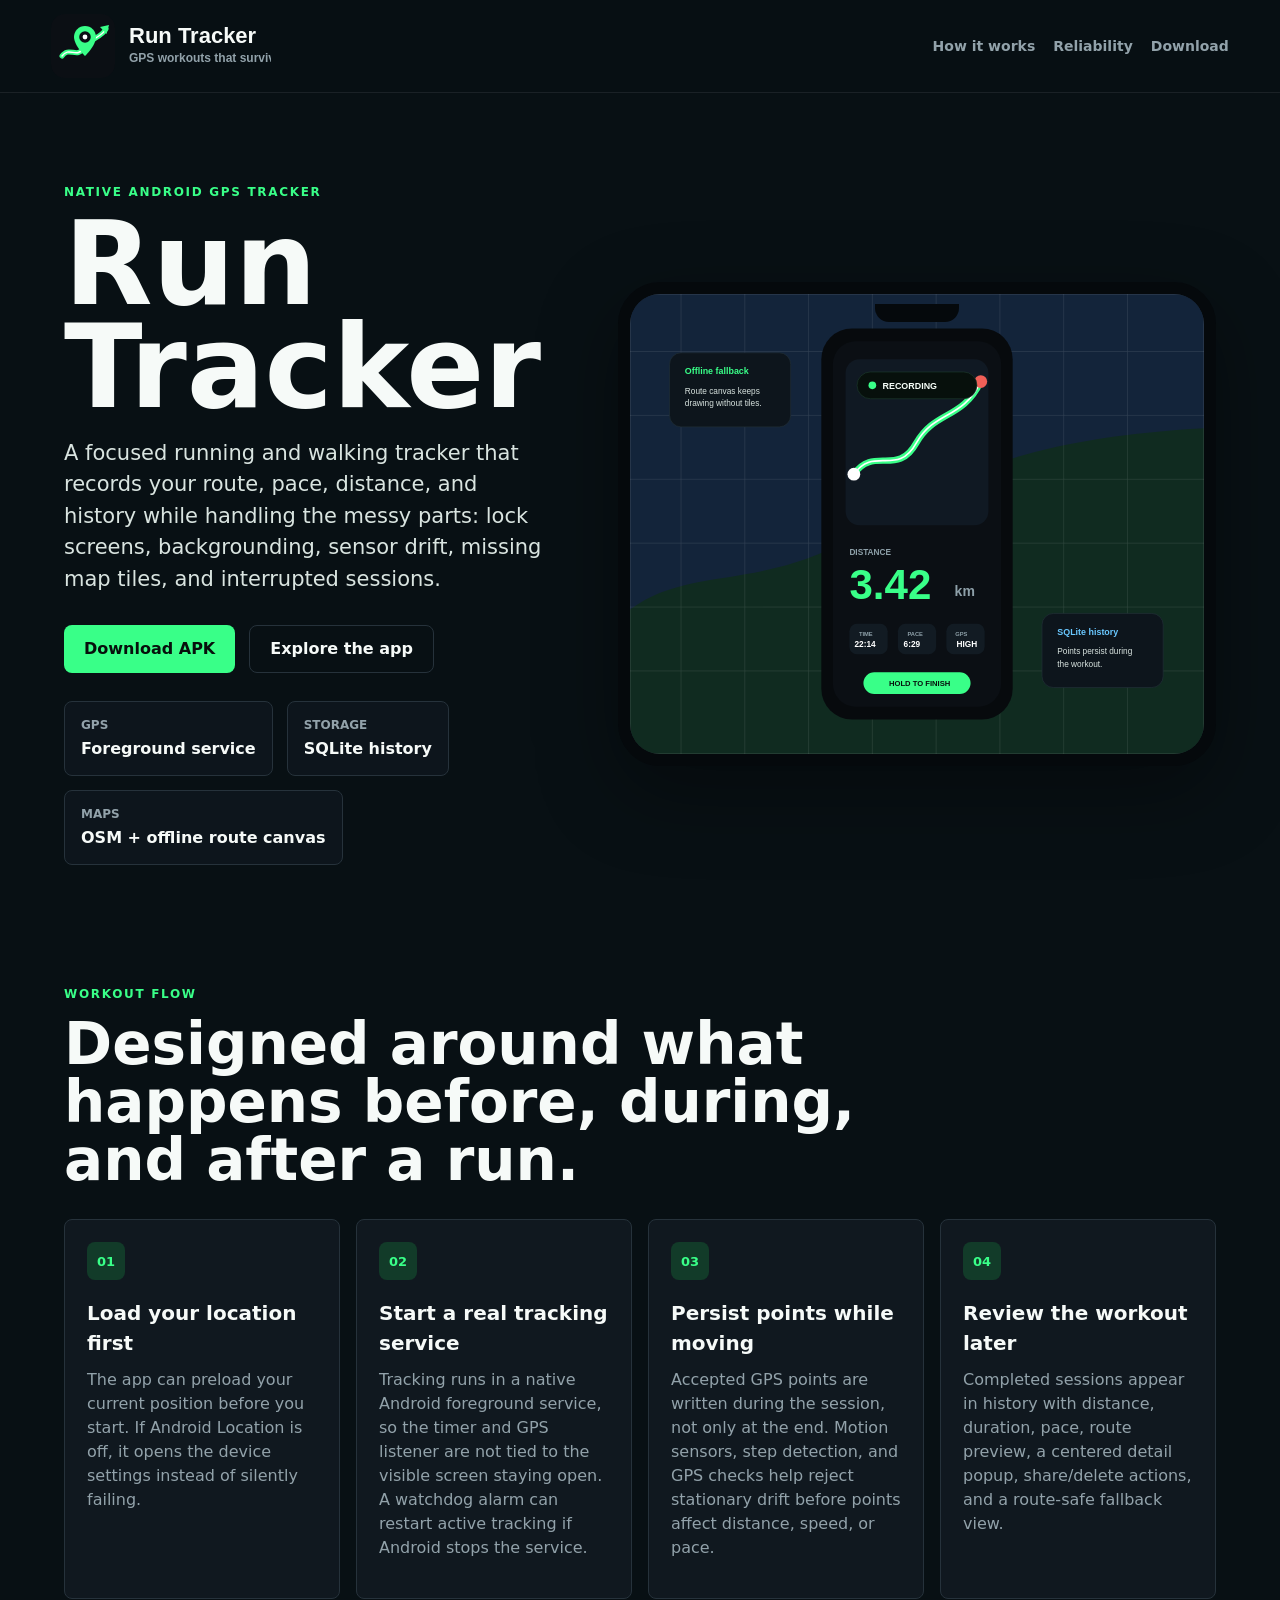
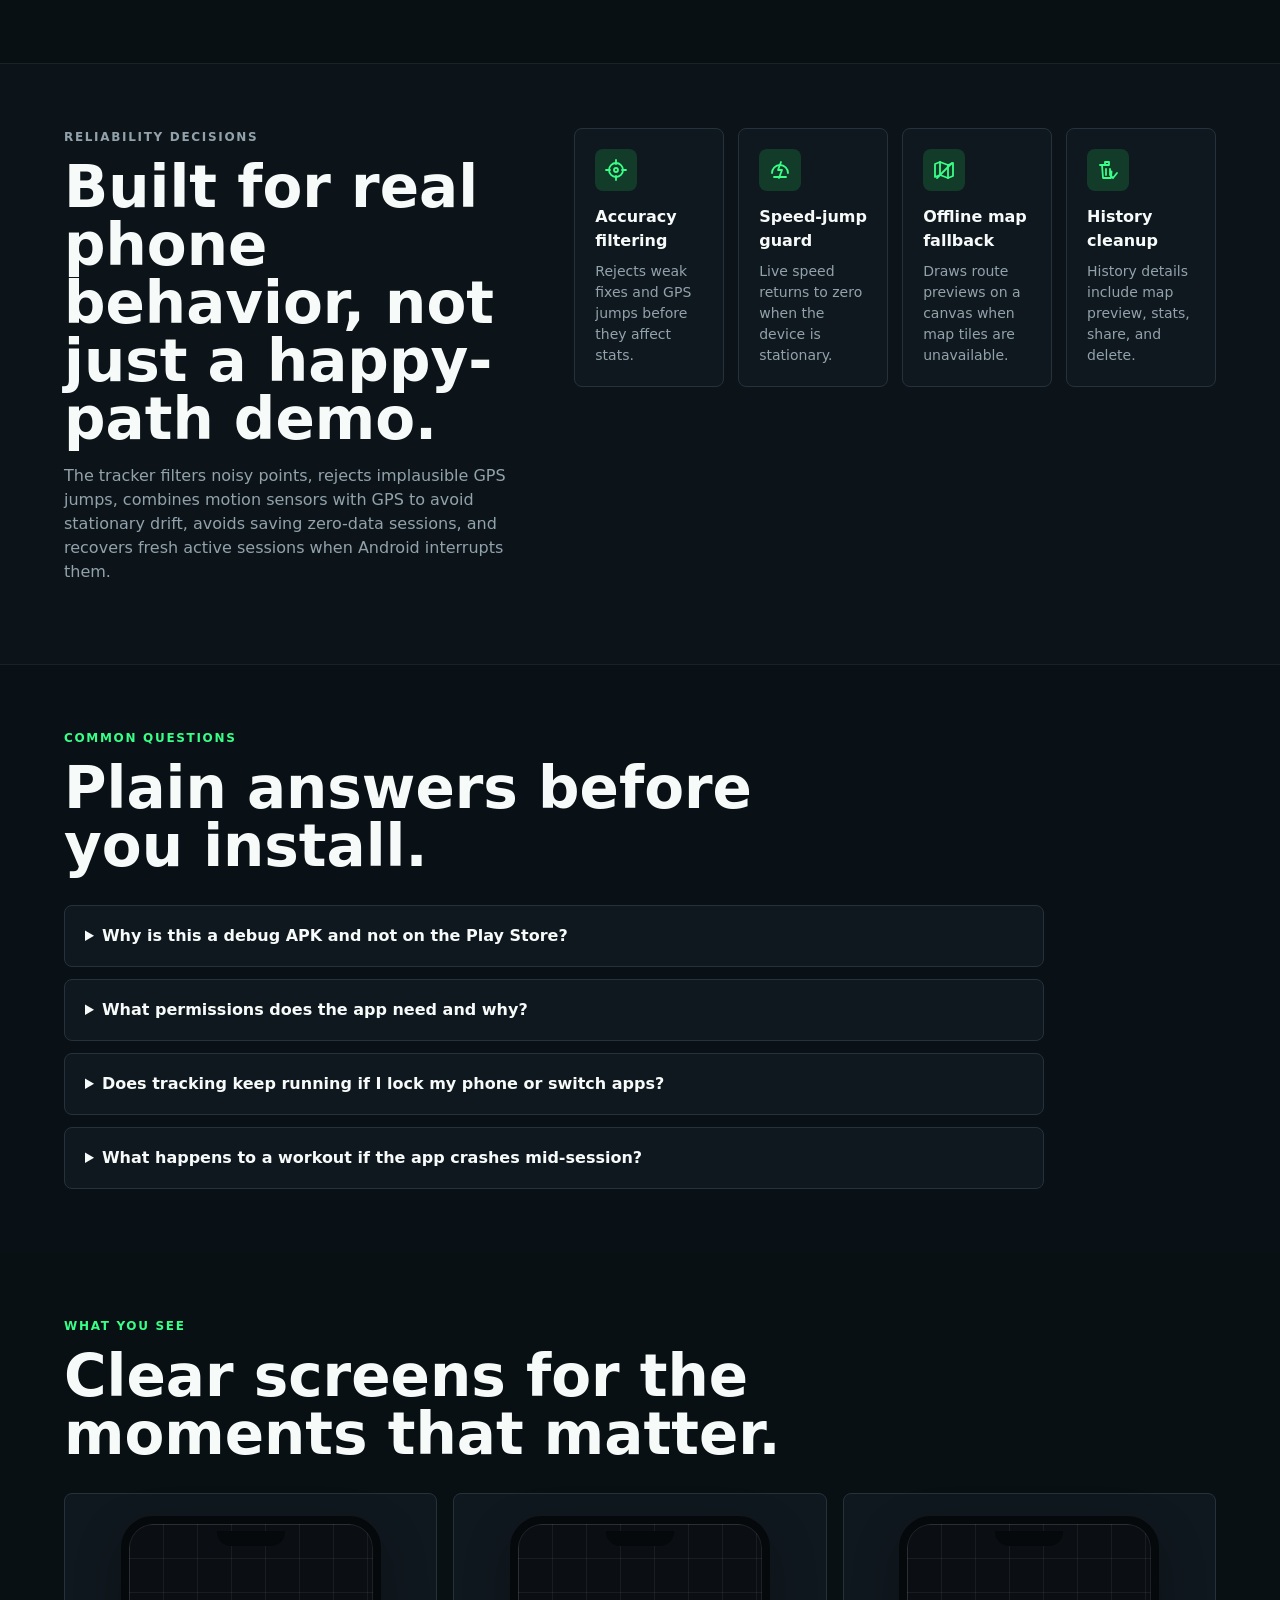
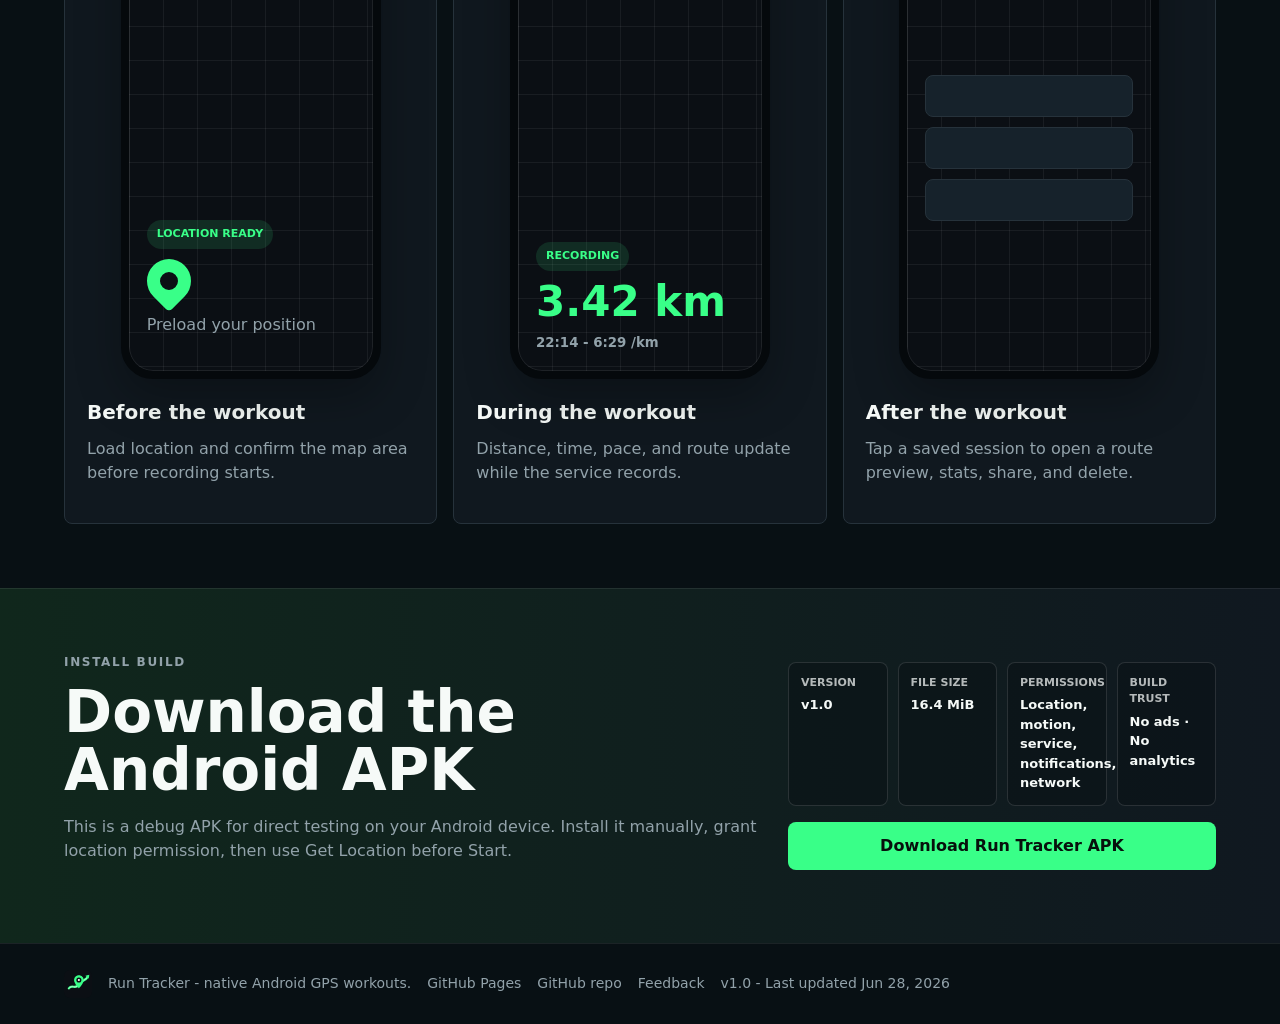
<file: index.html>
<!doctype html>
<html lang="en">
  <head>
    <meta charset="utf-8" />
    <meta name="viewport" content="width=device-width, initial-scale=1" />
    <meta
      name="description"
      content="Run Tracker is a native Android GPS running and walking tracker with foreground service recording, offline route fallback, SQLite history, and real-world interruption handling."
    />
    <title>Run Tracker - GPS Running & Walking Tracker</title>
    <link rel="icon" href="assets/favicon.svg" type="image/svg+xml" />
    <link rel="stylesheet" href="styles.css" />
  </head>
  <body>
    <header class="site-header">
      <a class="brand" href="#top" aria-label="Run Tracker home">
        <img src="assets/logo.svg" alt="Run Tracker" />
      </a>
      <nav aria-label="Main navigation">
        <a href="#how-it-works">How it works</a>
        <a href="#reliability">Reliability</a>
        <a href="#download">Download</a>
      </nav>
    </header>

    <main id="top">
      <section class="hero">
        <div class="hero-copy">
          <p class="eyebrow">Native Android GPS tracker</p>
          <h1>Run Tracker</h1>
          <p class="lede">
            A focused running and walking tracker that records your route, pace,
            distance, and history while handling the messy parts: lock screens,
            backgrounding, sensor drift, missing map tiles, and interrupted sessions.
          </p>
          <div class="hero-actions">
            <a class="button primary" href="download/run-tracker-debug.apk" download>
              Download APK
            </a>
            <a class="button secondary" href="#how-it-works">Explore the app</a>
          </div>
          <dl class="quick-stats" aria-label="App highlights">
            <div>
              <dt>GPS</dt>
              <dd>Foreground service</dd>
            </div>
            <div>
              <dt>Storage</dt>
              <dd>SQLite history</dd>
            </div>
            <div>
              <dt>Maps</dt>
              <dd>OSM + offline route canvas</dd>
            </div>
          </dl>
        </div>
        <div class="hero-visual" aria-label="Run Tracker app preview">
          <div class="phone-frame hero-phone">
            <div class="phone-notch" aria-hidden="true"></div>
            <img src="assets/app-preview.svg" alt="Run Tracker active session preview" />
          </div>
        </div>
      </section>

      <section id="how-it-works" class="section">
        <div class="section-heading">
          <p class="eyebrow">Workout flow</p>
          <h2>Designed around what happens before, during, and after a run.</h2>
        </div>
        <div class="feature-grid">
          <article class="feature-card">
            <span class="icon">01</span>
            <h3>Load your location first</h3>
            <p>
              The app can preload your current position before you start. If Android
              Location is off, it opens the device settings instead of silently failing.
            </p>
          </article>
          <article class="feature-card">
            <span class="icon">02</span>
            <h3>Start a real tracking service</h3>
            <p>
              Tracking runs in a native Android foreground service, so the timer and
              GPS listener are not tied to the visible screen staying open. A watchdog
              alarm can restart active tracking if Android stops the service.
            </p>
          </article>
          <article class="feature-card">
            <span class="icon">03</span>
            <h3>Persist points while moving</h3>
            <p>
              Accepted GPS points are written during the session, not only at the end.
              Motion sensors, step detection, and GPS checks help reject stationary
              drift before points affect distance, speed, or pace.
            </p>
          </article>
          <article class="feature-card">
            <span class="icon">04</span>
            <h3>Review the workout later</h3>
            <p>
              Completed sessions appear in history with distance, duration, pace,
              route preview, a centered detail popup, share/delete actions, and a
              route-safe fallback view.
            </p>
          </article>
        </div>
      </section>

      <section id="reliability" class="split-section">
        <div>
          <p class="eyebrow">Reliability decisions</p>
          <h2>Built for real phone behavior, not just a happy-path demo.</h2>
          <p>
            The tracker filters noisy points, rejects implausible GPS jumps, combines
            motion sensors with GPS to avoid stationary drift, avoids saving zero-data
            sessions, and recovers fresh active sessions when Android interrupts them.
          </p>
        </div>
        <div class="reliability-grid" aria-label="Reliability features">
          <article class="reliability-card">
            <span class="reliability-icon" aria-hidden="true">
              <svg viewBox="0 0 24 24" role="img">
                <circle cx="12" cy="12" r="7"></circle>
                <circle cx="12" cy="12" r="2"></circle>
                <path d="M12 2v4M12 18v4M2 12h4M18 12h4"></path>
              </svg>
            </span>
            <strong>Accuracy filtering</strong>
            <span>Rejects weak fixes and GPS jumps before they affect stats.</span>
          </article>
          <article class="reliability-card">
            <span class="reliability-icon" aria-hidden="true">
              <svg viewBox="0 0 24 24" role="img">
                <path d="M4 15a8 8 0 0 1 16 0"></path>
                <path d="M6 19h12"></path>
                <path d="M13 4l-3 8h4l-3 8"></path>
              </svg>
            </span>
            <strong>Speed-jump guard</strong>
            <span>Live speed returns to zero when the device is stationary.</span>
          </article>
          <article class="reliability-card">
            <span class="reliability-icon" aria-hidden="true">
              <svg viewBox="0 0 24 24" role="img">
                <path d="M3 6l5-2 8 3 5-2v13l-5 2-8-3-5 2z"></path>
                <path d="M8 4v13M16 7v13"></path>
                <path d="M5 20L20 5"></path>
              </svg>
            </span>
            <strong>Offline map fallback</strong>
            <span>Draws route previews on a canvas when map tiles are unavailable.</span>
          </article>
          <article class="reliability-card">
            <span class="reliability-icon" aria-hidden="true">
              <svg viewBox="0 0 24 24" role="img">
                <path d="M4 7h9M10 11v6M14 11v6M6 7l1 13h8l.5-6.5M9 7V4h4v3"></path>
                <path d="M15 18l2 2 4-5"></path>
              </svg>
            </span>
            <strong>History cleanup</strong>
            <span>History details include map preview, stats, share, and delete.</span>
          </article>
        </div>
      </section>

      <section id="faq" class="section faq-section">
        <div class="section-heading">
          <p class="eyebrow">Common questions</p>
          <h2>Plain answers before you install.</h2>
        </div>
        <div class="faq-list">
          <details>
            <summary>Why is this a debug APK and not on the Play Store?</summary>
            <p>
              This build is meant for direct testing before a store release. It keeps
              distribution simple while the tracking behavior, route storage, and
              interruption handling are still being validated.
            </p>
          </details>
          <details>
            <summary>What permissions does the app need and why?</summary>
            <p>
              The manifest requests location permissions for GPS tracking, foreground
              service and notification permissions so tracking can keep running visibly,
              activity recognition for motion/step detection, wake lock support for
              active sessions, and network access for OpenStreetMap tiles. No account
              or map key is used.
            </p>
          </details>
          <details>
            <summary>Does tracking keep running if I lock my phone or switch apps?</summary>
            <p>
              Tracking runs in a native Android foreground service, so it is not tied to
              the screen being open. Android can still apply device-specific battery
              limits, so the app uses wake lock support and a watchdog restart path for
              active workouts.
            </p>
          </details>
          <details>
            <summary>What happens to a workout if the app crashes mid-session?</summary>
            <p>
              Accepted GPS points are persisted while the session is moving, not only
              when you stop. On cleanup, abandoned active rows are marked incomplete
              instead of being treated as a finished workout.
            </p>
          </details>
        </div>
      </section>

      <section class="section">
        <div class="section-heading">
          <p class="eyebrow">What you see</p>
          <h2>Clear screens for the moments that matter.</h2>
        </div>
        <div class="screen-grid">
          <article>
            <div class="phone-frame mini-phone">
              <div class="phone-notch" aria-hidden="true"></div>
              <div class="mini-screen location-screen">
                <span class="pill">Location Ready</span>
                <div class="pin"></div>
                <p>Preload your position</p>
              </div>
            </div>
            <h3>Before the workout</h3>
            <p>Load location and confirm the map area before recording starts.</p>
          </article>
          <article>
            <div class="phone-frame mini-phone">
              <div class="phone-notch" aria-hidden="true"></div>
              <div class="mini-screen active-screen">
                <span class="pill">Recording</span>
                <strong>3.42 km</strong>
                <small>22:14 - 6:29 /km</small>
              </div>
            </div>
            <h3>During the workout</h3>
            <p>Distance, time, pace, and route update while the service records.</p>
          </article>
          <article>
            <div class="phone-frame mini-phone">
              <div class="phone-notch" aria-hidden="true"></div>
              <div class="mini-screen history-screen">
                <span></span>
                <span></span>
                <span></span>
              </div>
            </div>
            <h3>After the workout</h3>
            <p>Tap a saved session to open a route preview, stats, share, and delete.</p>
          </article>
        </div>
      </section>

      <section id="download" class="download-section">
        <div>
          <p class="eyebrow">Install build</p>
          <h2>Download the Android APK</h2>
          <p>
            This is a debug APK for direct testing on your Android device. Install it
            manually, grant location permission, then use Get Location before Start.
          </p>
        </div>
        <div class="download-panel">
          <dl class="build-facts" aria-label="APK build details">
            <div>
              <dt>Version</dt>
              <!-- Update before publishing if app/build.gradle.kts versionName changes. -->
              <dd>v1.0</dd>
            </div>
            <div>
              <dt>File size</dt>
              <!-- Update before publishing if download/run-tracker-debug.apk is rebuilt. -->
              <dd>16.4 MiB</dd>
            </div>
            <div>
              <dt>Permissions</dt>
              <!-- Confirm against app/src/main/AndroidManifest.xml before publishing. -->
              <dd>Location, motion, service, notifications, network</dd>
            </div>
            <div>
              <dt>Build trust</dt>
              <dd>No ads · No analytics</dd>
            </div>
          </dl>
          <a class="button primary download-button" href="download/run-tracker-debug.apk" download>
            Download Run Tracker APK
          </a>
        </div>
      </section>
    </main>

    <footer>
      <img src="assets/favicon.svg" alt="" />
      <span>Run Tracker - native Android GPS workouts.</span>
      <a href="https://thisisme1289-ux.github.io/run-tracker/">GitHub Pages</a>
      <!-- Replace with a public repository URL if/when the source repo is published. -->
      <a href="https://github.com/thisisme1289-ux/run-tracker">GitHub repo</a>
      <!-- Replace this placeholder with the preferred support email or issue tracker. -->
      <a href="mailto:feedback@example.com">Feedback</a>
      <!-- Update version/date before publishing a new APK. -->
      <span>v1.0 - Last updated Jun 28, 2026</span>
    </footer>
  </body>
</html>
</file>
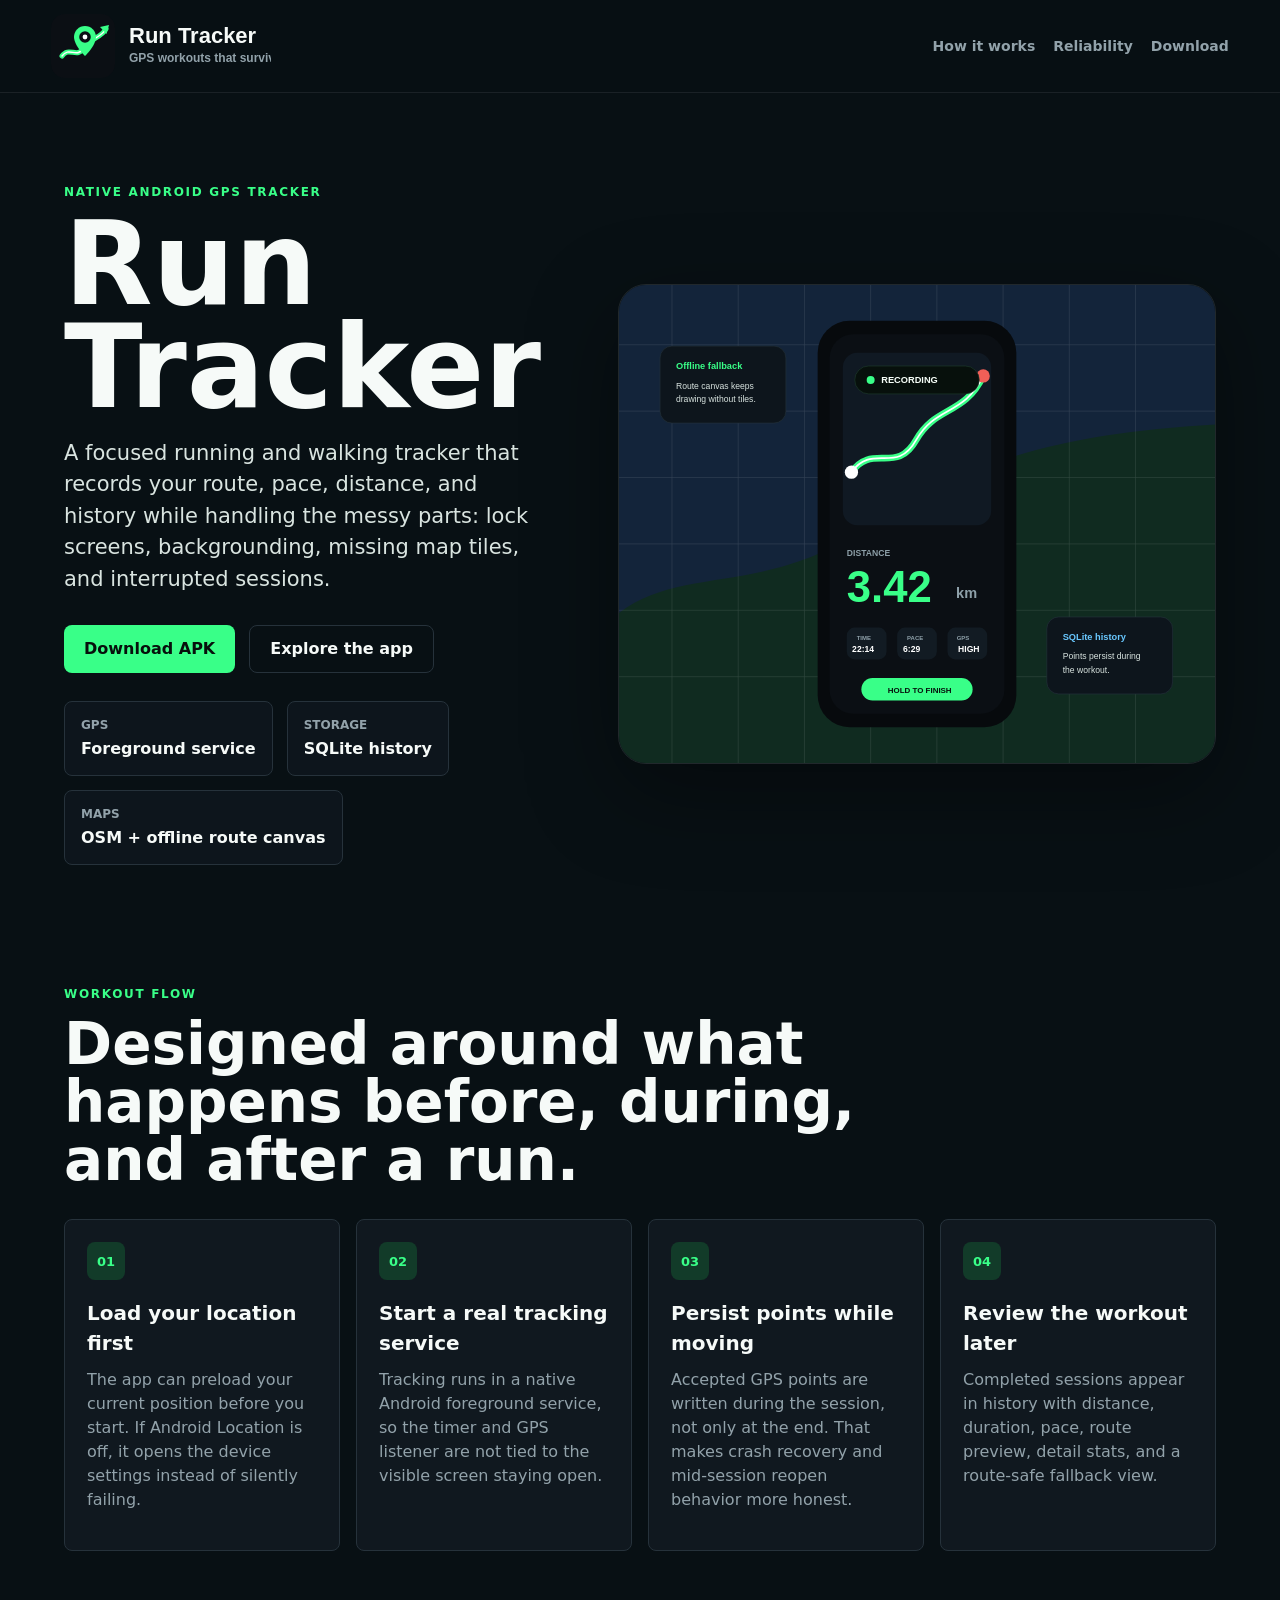
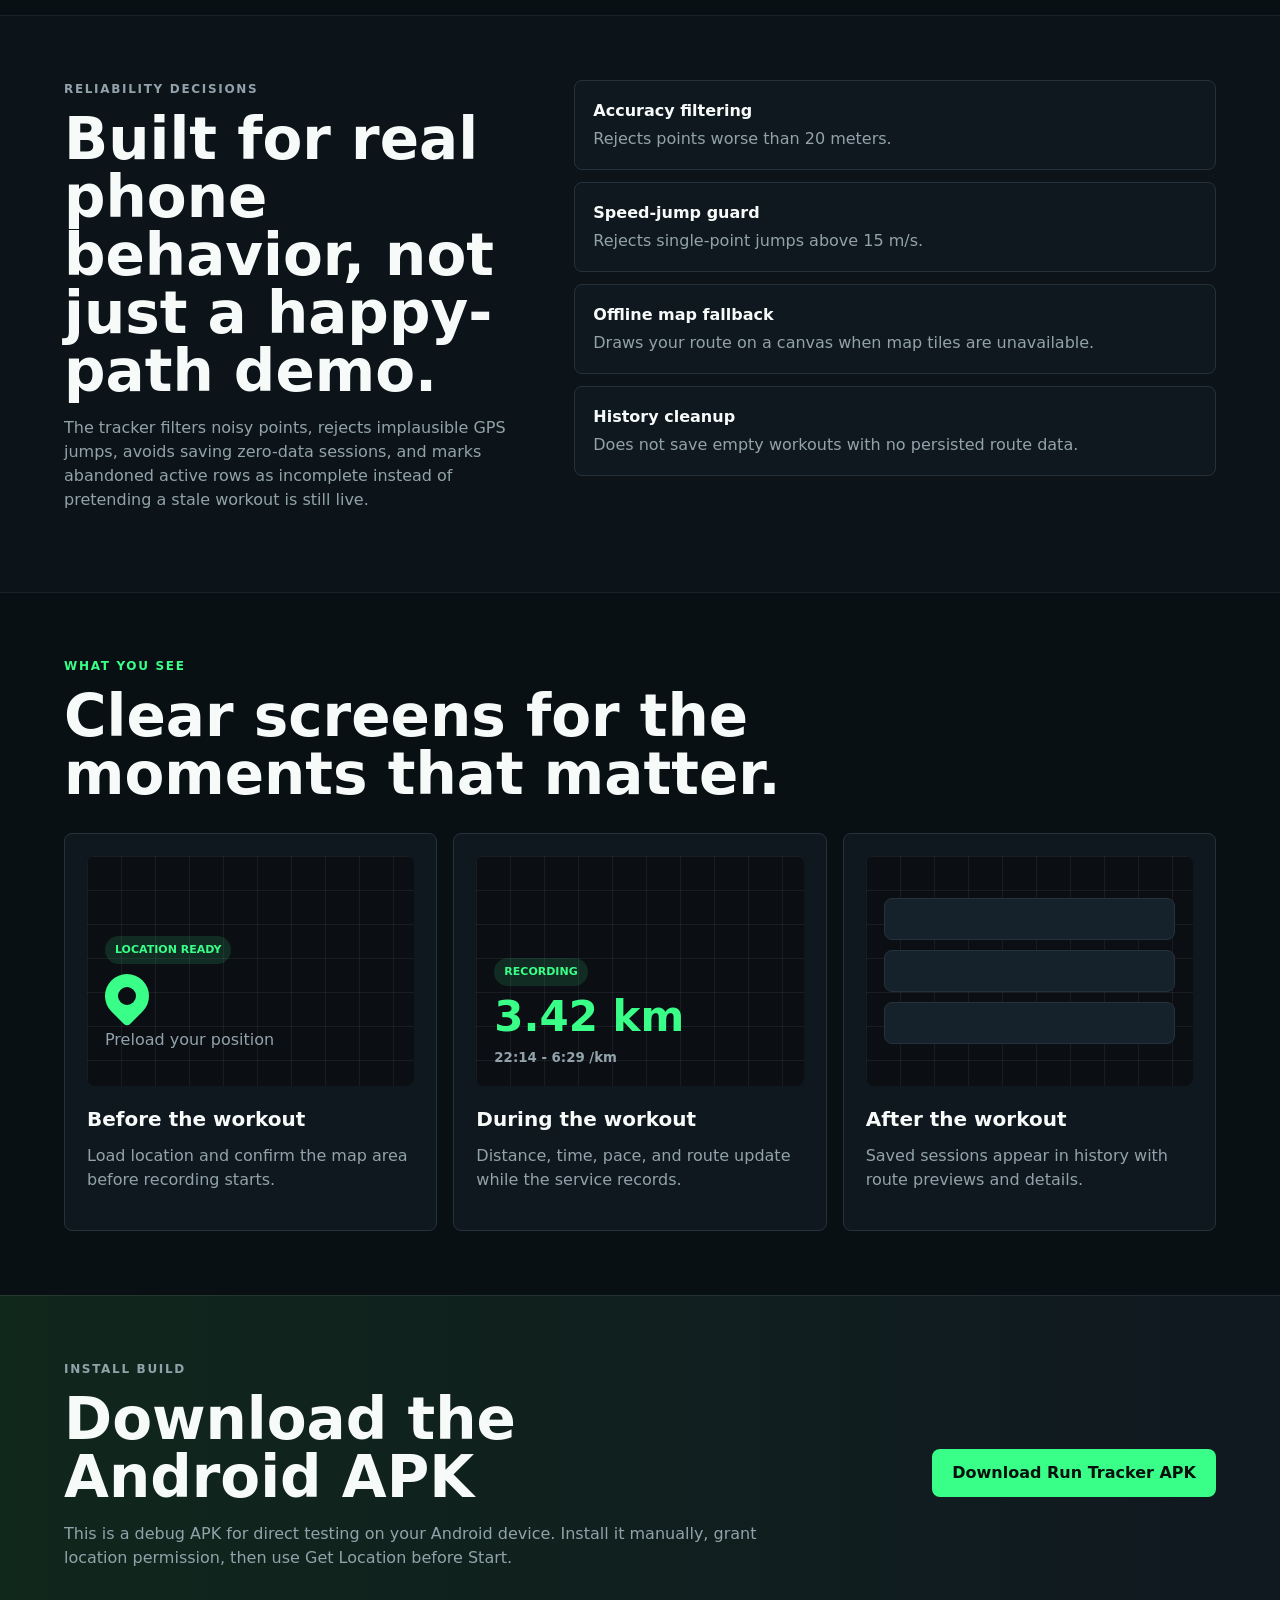
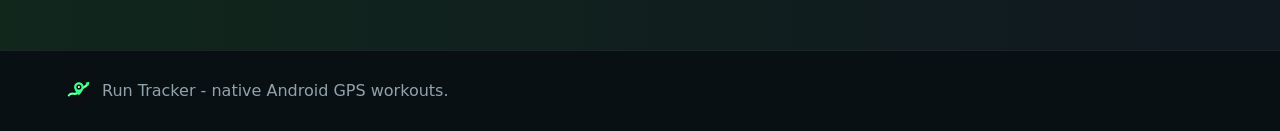
<file: website/index.html>
<!doctype html>
<html lang="en">
  <head>
    <meta charset="utf-8" />
    <meta name="viewport" content="width=device-width, initial-scale=1" />
    <meta
      name="description"
      content="Run Tracker is a native Android GPS running and walking tracker with foreground service recording, offline route fallback, SQLite history, and real-world interruption handling."
    />
    <title>Run Tracker - GPS Running & Walking Tracker</title>
    <link rel="icon" href="assets/favicon.svg" type="image/svg+xml" />
    <link rel="stylesheet" href="styles.css" />
  </head>
  <body>
    <header class="site-header">
      <a class="brand" href="#top" aria-label="Run Tracker home">
        <img src="assets/logo.svg" alt="Run Tracker" />
      </a>
      <nav aria-label="Main navigation">
        <a href="#how-it-works">How it works</a>
        <a href="#reliability">Reliability</a>
        <a href="#download">Download</a>
      </nav>
    </header>

    <main id="top">
      <section class="hero">
        <div class="hero-copy">
          <p class="eyebrow">Native Android GPS tracker</p>
          <h1>Run Tracker</h1>
          <p class="lede">
            A focused running and walking tracker that records your route, pace,
            distance, and history while handling the messy parts: lock screens,
            backgrounding, missing map tiles, and interrupted sessions.
          </p>
          <div class="hero-actions">
            <a class="button primary" href="download/run-tracker-debug.apk" download>
              Download APK
            </a>
            <a class="button secondary" href="#how-it-works">Explore the app</a>
          </div>
          <dl class="quick-stats" aria-label="App highlights">
            <div>
              <dt>GPS</dt>
              <dd>Foreground service</dd>
            </div>
            <div>
              <dt>Storage</dt>
              <dd>SQLite history</dd>
            </div>
            <div>
              <dt>Maps</dt>
              <dd>OSM + offline route canvas</dd>
            </div>
          </dl>
        </div>
        <div class="hero-visual" aria-label="Run Tracker app preview">
          <img src="assets/app-preview.svg" alt="Run Tracker active session preview" />
        </div>
      </section>

      <section id="how-it-works" class="section">
        <div class="section-heading">
          <p class="eyebrow">Workout flow</p>
          <h2>Designed around what happens before, during, and after a run.</h2>
        </div>
        <div class="feature-grid">
          <article class="feature-card">
            <span class="icon">01</span>
            <h3>Load your location first</h3>
            <p>
              The app can preload your current position before you start. If Android
              Location is off, it opens the device settings instead of silently failing.
            </p>
          </article>
          <article class="feature-card">
            <span class="icon">02</span>
            <h3>Start a real tracking service</h3>
            <p>
              Tracking runs in a native Android foreground service, so the timer and
              GPS listener are not tied to the visible screen staying open.
            </p>
          </article>
          <article class="feature-card">
            <span class="icon">03</span>
            <h3>Persist points while moving</h3>
            <p>
              Accepted GPS points are written during the session, not only at the end.
              That makes crash recovery and mid-session reopen behavior more honest.
            </p>
          </article>
          <article class="feature-card">
            <span class="icon">04</span>
            <h3>Review the workout later</h3>
            <p>
              Completed sessions appear in history with distance, duration, pace,
              route preview, detail stats, and a route-safe fallback view.
            </p>
          </article>
        </div>
      </section>

      <section id="reliability" class="split-section">
        <div>
          <p class="eyebrow">Reliability decisions</p>
          <h2>Built for real phone behavior, not just a happy-path demo.</h2>
          <p>
            The tracker filters noisy points, rejects implausible GPS jumps, avoids
            saving zero-data sessions, and marks abandoned active rows as incomplete
            instead of pretending a stale workout is still live.
          </p>
        </div>
        <div class="check-list" aria-label="Reliability features">
          <div>
            <strong>Accuracy filtering</strong>
            <span>Rejects points worse than 20 meters.</span>
          </div>
          <div>
            <strong>Speed-jump guard</strong>
            <span>Rejects single-point jumps above 15 m/s.</span>
          </div>
          <div>
            <strong>Offline map fallback</strong>
            <span>Draws your route on a canvas when map tiles are unavailable.</span>
          </div>
          <div>
            <strong>History cleanup</strong>
            <span>Does not save empty workouts with no persisted route data.</span>
          </div>
        </div>
      </section>

      <section class="section">
        <div class="section-heading">
          <p class="eyebrow">What you see</p>
          <h2>Clear screens for the moments that matter.</h2>
        </div>
        <div class="screen-grid">
          <article>
            <div class="mini-screen location-screen">
              <span class="pill">Location Ready</span>
              <div class="pin"></div>
              <p>Preload your position</p>
            </div>
            <h3>Before the workout</h3>
            <p>Load location and confirm the map area before recording starts.</p>
          </article>
          <article>
            <div class="mini-screen active-screen">
              <span class="pill">Recording</span>
              <strong>3.42 km</strong>
              <small>22:14 - 6:29 /km</small>
            </div>
            <h3>During the workout</h3>
            <p>Distance, time, pace, and route update while the service records.</p>
          </article>
          <article>
            <div class="mini-screen history-screen">
              <span></span>
              <span></span>
              <span></span>
            </div>
            <h3>After the workout</h3>
            <p>Saved sessions appear in history with route previews and details.</p>
          </article>
        </div>
      </section>

      <section id="download" class="download-section">
        <div>
          <p class="eyebrow">Install build</p>
          <h2>Download the Android APK</h2>
          <p>
            This is a debug APK for direct testing on your Android device. Install it
            manually, grant location permission, then use Get Location before Start.
          </p>
        </div>
        <a class="button primary download-button" href="download/run-tracker-debug.apk" download>
          Download Run Tracker APK
        </a>
      </section>
    </main>

    <footer>
      <img src="assets/favicon.svg" alt="" />
      <span>Run Tracker - native Android GPS workouts.</span>
    </footer>
  </body>
</html>
</file>
<file: styles.css>
:root {
  --bg: #081014;
  --surface: #10181f;
  --surface-2: #16222b;
  --line: #26323b;
  --text: #f6faf8;
  --muted: #92a2aa;
  --green: #39ff88;
  --green-soft: #123b29;
  --cyan: #69c8ff;
  --coral: #f05f57;
  --amber: #f1b84b;
}

* {
  box-sizing: border-box;
}

html {
  scroll-behavior: smooth;
}

body {
  margin: 0;
  background: var(--bg);
  color: var(--text);
  font-family:
    Inter, ui-sans-serif, system-ui, -apple-system, BlinkMacSystemFont, "Segoe UI",
    sans-serif;
  line-height: 1.5;
}

a {
  color: inherit;
  text-decoration: none;
}

.site-header {
  position: sticky;
  top: 0;
  z-index: 20;
  display: flex;
  align-items: center;
  justify-content: space-between;
  gap: 24px;
  padding: 14px clamp(18px, 4vw, 56px);
  background: rgba(8, 16, 20, 0.86);
  border-bottom: 1px solid rgba(255, 255, 255, 0.08);
  backdrop-filter: blur(14px);
}

.brand img {
  display: block;
  width: 220px;
  max-width: 52vw;
  height: auto;
}

nav {
  display: flex;
  gap: 18px;
  color: var(--muted);
  font-size: 14px;
  font-weight: 700;
}

nav a:hover {
  color: var(--green);
}

.hero {
  display: grid;
  grid-template-columns: minmax(0, 0.9fr) minmax(420px, 1.1fr);
  gap: clamp(26px, 5vw, 76px);
  align-items: center;
  padding: clamp(44px, 7vw, 96px) clamp(18px, 5vw, 72px) 56px;
}

.hero-copy {
  max-width: 650px;
}

.eyebrow {
  margin: 0 0 12px;
  color: var(--green);
  font-size: 12px;
  font-weight: 900;
  letter-spacing: 0.14em;
  text-transform: uppercase;
}

h1,
h2,
h3,
p {
  margin-top: 0;
}

h1 {
  margin-bottom: 18px;
  font-size: clamp(54px, 9vw, 116px);
  line-height: 0.9;
  letter-spacing: 0;
}

h2 {
  margin-bottom: 16px;
  font-size: clamp(30px, 5vw, 58px);
  line-height: 1;
  letter-spacing: 0;
}

h3 {
  margin-bottom: 10px;
  font-size: 20px;
}

.lede {
  color: #d9e4e0;
  font-size: clamp(17px, 2vw, 21px);
  max-width: 620px;
}

.hero-actions,
.quick-stats {
  display: flex;
  flex-wrap: wrap;
  gap: 14px;
}

.hero-actions {
  margin: 30px 0 28px;
}

.button {
  display: inline-flex;
  min-height: 48px;
  align-items: center;
  justify-content: center;
  border-radius: 8px;
  padding: 0 20px;
  font-weight: 900;
}

.button.primary {
  background: var(--green);
  color: #07100c;
}

.button.secondary {
  background: transparent;
  border: 1px solid var(--line);
  color: var(--text);
}

.quick-stats {
  margin: 0;
}

.quick-stats div {
  min-width: 140px;
  padding: 14px 16px;
  border: 1px solid var(--line);
  border-radius: 8px;
  background: rgba(16, 24, 31, 0.72);
}

.quick-stats dt {
  color: var(--muted);
  font-size: 12px;
  font-weight: 900;
  text-transform: uppercase;
}

.quick-stats dd {
  margin: 3px 0 0;
  font-weight: 800;
}

.phone-frame {
  position: relative;
  display: grid;
  overflow: hidden;
  border: 10px solid #05090c;
  border-radius: 34px;
  background: #05090c;
  box-shadow:
    inset 0 0 0 1px rgba(255, 255, 255, 0.08),
    0 26px 80px rgba(0, 0, 0, 0.36);
}

.phone-frame::after {
  content: "";
  position: absolute;
  inset: 0;
  pointer-events: none;
  border-radius: 24px;
  box-shadow: inset 0 0 0 1px rgba(255, 255, 255, 0.08);
}

.phone-notch {
  position: absolute;
  top: 10px;
  left: 50%;
  z-index: 3;
  width: 84px;
  height: 18px;
  border-radius: 0 0 14px 14px;
  background: #05090c;
  transform: translateX(-50%);
}

.hero-phone {
  max-width: 620px;
  margin-left: auto;
  border-width: 12px;
  border-radius: 42px;
}

.hero-phone img {
  width: 100%;
  height: auto;
  display: block;
  border-radius: 28px;
}

.section,
.split-section,
.download-section {
  padding: 64px clamp(18px, 5vw, 72px);
}

.section-heading {
  max-width: 820px;
  margin-bottom: 30px;
}

.feature-grid,
.screen-grid {
  display: grid;
  grid-template-columns: repeat(4, minmax(0, 1fr));
  gap: 16px;
}

.feature-card,
.screen-grid article {
  border: 1px solid var(--line);
  border-radius: 8px;
  background: var(--surface);
  padding: 22px;
}

.feature-card p,
.screen-grid p,
.split-section p,
.download-section p {
  color: var(--muted);
}

.icon {
  display: inline-grid;
  width: 38px;
  height: 38px;
  place-items: center;
  margin-bottom: 18px;
  border-radius: 8px;
  background: var(--green-soft);
  color: var(--green);
  font-size: 13px;
  font-weight: 900;
}

.split-section {
  display: grid;
  grid-template-columns: minmax(0, 0.85fr) minmax(360px, 1.15fr);
  gap: 36px;
  align-items: start;
  background: #0c141a;
  border-top: 1px solid rgba(255, 255, 255, 0.06);
  border-bottom: 1px solid rgba(255, 255, 255, 0.06);
}

.reliability-grid {
  display: grid;
  grid-template-columns: repeat(4, minmax(0, 1fr));
  gap: 14px;
}

.reliability-card {
  display: grid;
  align-content: start;
  gap: 8px;
  min-height: 190px;
  padding: 20px;
  border: 1px solid var(--line);
  border-radius: 8px;
  background: var(--surface);
  transition:
    border-color 180ms ease,
    box-shadow 180ms ease,
    transform 180ms ease;
}

.reliability-card:hover {
  border-color: rgba(57, 255, 136, 0.42);
  box-shadow: 0 18px 42px rgba(0, 0, 0, 0.2);
  transform: translateY(-3px);
}

.reliability-icon {
  display: inline-grid;
  width: 42px;
  height: 42px;
  place-items: center;
  margin-bottom: 6px;
  border-radius: 8px;
  background: var(--green-soft);
  color: var(--green);
}

.reliability-icon svg {
  width: 24px;
  height: 24px;
  fill: none;
  stroke: currentColor;
  stroke-linecap: round;
  stroke-linejoin: round;
  stroke-width: 1.8;
}

.reliability-card strong {
  color: var(--text);
}

.reliability-card span:last-child {
  color: var(--muted);
  font-size: 14px;
}

.screen-grid {
  grid-template-columns: repeat(3, minmax(0, 1fr));
}

.faq-section {
  background: #091116;
}

.faq-list {
  display: grid;
  gap: 12px;
  max-width: 980px;
}

.faq-list details {
  border: 1px solid var(--line);
  border-radius: 8px;
  background: var(--surface);
}

.faq-list summary {
  cursor: pointer;
  padding: 18px 20px;
  font-weight: 900;
}

.faq-list summary:hover {
  color: var(--green);
}

.faq-list p {
  margin: 0;
  padding: 0 20px 20px;
  color: var(--muted);
}

.mini-phone {
  width: min(100%, 260px);
  margin: 0 auto 18px;
  border-width: 8px;
  border-radius: 32px;
  aspect-ratio: 9 / 16;
  box-shadow: 0 18px 46px rgba(0, 0, 0, 0.28);
}

.mini-phone .phone-notch {
  top: 7px;
  width: 68px;
  height: 15px;
}

.mini-screen {
  position: relative;
  display: grid;
  width: 100%;
  min-height: 100%;
  align-content: end;
  gap: 10px;
  overflow: hidden;
  border-radius: 22px;
  background: #0b0f14;
  padding: 18px;
}

.mini-screen::before {
  content: "";
  position: absolute;
  inset: 0;
  background-image:
    linear-gradient(rgba(255, 255, 255, 0.06) 1px, transparent 1px),
    linear-gradient(90deg, rgba(255, 255, 255, 0.06) 1px, transparent 1px);
  background-size: 34px 34px;
}

.mini-screen > * {
  position: relative;
}

.pill {
  width: max-content;
  border-radius: 999px;
  background: rgba(57, 255, 136, 0.12);
  color: var(--green);
  padding: 6px 10px;
  font-size: 11px;
  font-weight: 900;
  text-transform: uppercase;
}

.pin {
  width: 44px;
  height: 44px;
  border-radius: 50% 50% 50% 10%;
  background: var(--green);
  transform: rotate(-45deg);
}

.pin::after {
  content: "";
  position: absolute;
  inset: 13px;
  border-radius: 50%;
  background: #0b0f14;
}

.active-screen strong {
  color: var(--green);
  font-size: 42px;
  line-height: 1;
}

.active-screen small {
  color: var(--muted);
  font-weight: 800;
}

.history-screen {
  align-content: center;
}

.history-screen span {
  display: block;
  height: 42px;
  border-radius: 8px;
  background: var(--surface-2);
  border: 1px solid var(--line);
}

.download-section {
  display: flex;
  align-items: center;
  justify-content: space-between;
  gap: 24px;
  background: linear-gradient(90deg, #10271c, #101820);
  border-top: 1px solid rgba(255, 255, 255, 0.08);
}

.download-section > div {
  max-width: 700px;
}

.download-panel {
  display: grid;
  gap: 16px;
  flex: 0 1 560px;
}

.build-facts {
  display: grid;
  grid-template-columns: repeat(4, minmax(0, 1fr));
  gap: 10px;
  margin: 0;
}

.build-facts div {
  min-width: 0;
  padding: 12px;
  border: 1px solid rgba(255, 255, 255, 0.12);
  border-radius: 8px;
  background: rgba(8, 16, 20, 0.5);
}

.build-facts dt {
  color: rgba(246, 250, 248, 0.72);
  font-size: 11px;
  font-weight: 900;
  text-transform: uppercase;
}

.build-facts dd {
  margin: 4px 0 0;
  color: var(--text);
  font-size: 13px;
  font-weight: 800;
}

.download-button {
  flex: 0 0 auto;
}

footer {
  display: flex;
  align-items: center;
  flex-wrap: wrap;
  gap: 10px 16px;
  padding: 26px clamp(18px, 5vw, 72px);
  color: var(--muted);
  border-top: 1px solid rgba(255, 255, 255, 0.08);
  font-size: 14px;
}

footer img {
  width: 28px;
  height: 28px;
}

footer a:hover {
  color: var(--green);
}

@media (max-width: 900px) {
  .site-header {
    align-items: flex-start;
    flex-direction: column;
  }

  nav {
    width: 100%;
    justify-content: space-between;
  }

  .hero,
  .split-section,
  .download-section {
    grid-template-columns: 1fr;
  }

  .hero {
    padding-top: 34px;
  }

  .feature-grid,
  .screen-grid {
    grid-template-columns: 1fr;
  }

  .hero-phone {
    margin: 0 auto;
  }

  .download-section {
    display: grid;
  }

  .download-panel {
    max-width: none;
  }

  .build-facts {
    grid-template-columns: repeat(2, minmax(0, 1fr));
  }

  .download-button {
    width: 100%;
  }
}

@media (min-width: 601px) and (max-width: 1180px) {
  .reliability-grid {
    grid-template-columns: repeat(2, minmax(0, 1fr));
  }
}

@media (max-width: 600px) {
  .reliability-grid {
    grid-template-columns: 1fr;
  }
}

@media (max-width: 520px) {

  .build-facts {
    grid-template-columns: 1fr;
  }

  .mini-phone {
    width: min(100%, 230px);
  }
}
</file>
<file: website/styles.css>
:root {
  --bg: #081014;
  --surface: #10181f;
  --surface-2: #16222b;
  --line: #26323b;
  --text: #f6faf8;
  --muted: #92a2aa;
  --green: #39ff88;
  --green-soft: #123b29;
  --cyan: #69c8ff;
  --coral: #f05f57;
  --amber: #f1b84b;
}

* {
  box-sizing: border-box;
}

html {
  scroll-behavior: smooth;
}

body {
  margin: 0;
  background: var(--bg);
  color: var(--text);
  font-family:
    Inter, ui-sans-serif, system-ui, -apple-system, BlinkMacSystemFont, "Segoe UI",
    sans-serif;
  line-height: 1.5;
}

a {
  color: inherit;
  text-decoration: none;
}

.site-header {
  position: sticky;
  top: 0;
  z-index: 20;
  display: flex;
  align-items: center;
  justify-content: space-between;
  gap: 24px;
  padding: 14px clamp(18px, 4vw, 56px);
  background: rgba(8, 16, 20, 0.86);
  border-bottom: 1px solid rgba(255, 255, 255, 0.08);
  backdrop-filter: blur(14px);
}

.brand img {
  display: block;
  width: 220px;
  max-width: 52vw;
  height: auto;
}

nav {
  display: flex;
  gap: 18px;
  color: var(--muted);
  font-size: 14px;
  font-weight: 700;
}

nav a:hover {
  color: var(--green);
}

.hero {
  display: grid;
  grid-template-columns: minmax(0, 0.9fr) minmax(420px, 1.1fr);
  gap: clamp(26px, 5vw, 76px);
  align-items: center;
  padding: clamp(44px, 7vw, 96px) clamp(18px, 5vw, 72px) 56px;
}

.hero-copy {
  max-width: 650px;
}

.eyebrow {
  margin: 0 0 12px;
  color: var(--green);
  font-size: 12px;
  font-weight: 900;
  letter-spacing: 0.14em;
  text-transform: uppercase;
}

h1,
h2,
h3,
p {
  margin-top: 0;
}

h1 {
  margin-bottom: 18px;
  font-size: clamp(54px, 9vw, 116px);
  line-height: 0.9;
  letter-spacing: 0;
}

h2 {
  margin-bottom: 16px;
  font-size: clamp(30px, 5vw, 58px);
  line-height: 1;
  letter-spacing: 0;
}

h3 {
  margin-bottom: 10px;
  font-size: 20px;
}

.lede {
  color: #d9e4e0;
  font-size: clamp(17px, 2vw, 21px);
  max-width: 620px;
}

.hero-actions,
.quick-stats {
  display: flex;
  flex-wrap: wrap;
  gap: 14px;
}

.hero-actions {
  margin: 30px 0 28px;
}

.button {
  display: inline-flex;
  min-height: 48px;
  align-items: center;
  justify-content: center;
  border-radius: 8px;
  padding: 0 20px;
  font-weight: 900;
}

.button.primary {
  background: var(--green);
  color: #07100c;
}

.button.secondary {
  background: transparent;
  border: 1px solid var(--line);
  color: var(--text);
}

.quick-stats {
  margin: 0;
}

.quick-stats div {
  min-width: 140px;
  padding: 14px 16px;
  border: 1px solid var(--line);
  border-radius: 8px;
  background: rgba(16, 24, 31, 0.72);
}

.quick-stats dt {
  color: var(--muted);
  font-size: 12px;
  font-weight: 900;
  text-transform: uppercase;
}

.quick-stats dd {
  margin: 3px 0 0;
  font-weight: 800;
}

.hero-visual img {
  width: 100%;
  height: auto;
  display: block;
  border: 1px solid rgba(255, 255, 255, 0.1);
  border-radius: 28px;
  box-shadow: 0 28px 90px rgba(0, 0, 0, 0.38);
}

.section,
.split-section,
.download-section {
  padding: 64px clamp(18px, 5vw, 72px);
}

.section-heading {
  max-width: 820px;
  margin-bottom: 30px;
}

.feature-grid,
.screen-grid {
  display: grid;
  grid-template-columns: repeat(4, minmax(0, 1fr));
  gap: 16px;
}

.feature-card,
.screen-grid article {
  border: 1px solid var(--line);
  border-radius: 8px;
  background: var(--surface);
  padding: 22px;
}

.feature-card p,
.screen-grid p,
.split-section p,
.download-section p {
  color: var(--muted);
}

.icon {
  display: inline-grid;
  width: 38px;
  height: 38px;
  place-items: center;
  margin-bottom: 18px;
  border-radius: 8px;
  background: var(--green-soft);
  color: var(--green);
  font-size: 13px;
  font-weight: 900;
}

.split-section {
  display: grid;
  grid-template-columns: minmax(0, 0.85fr) minmax(360px, 1.15fr);
  gap: 36px;
  align-items: start;
  background: #0c141a;
  border-top: 1px solid rgba(255, 255, 255, 0.06);
  border-bottom: 1px solid rgba(255, 255, 255, 0.06);
}

.check-list {
  display: grid;
  gap: 12px;
}

.check-list div {
  display: grid;
  gap: 4px;
  padding: 18px;
  border: 1px solid var(--line);
  border-radius: 8px;
  background: var(--surface);
}

.check-list strong {
  color: var(--text);
}

.check-list span {
  color: var(--muted);
}

.screen-grid {
  grid-template-columns: repeat(3, minmax(0, 1fr));
}

.mini-screen {
  position: relative;
  display: grid;
  min-height: 230px;
  align-content: end;
  gap: 10px;
  margin-bottom: 18px;
  overflow: hidden;
  border-radius: 8px;
  background: #0b0f14;
  padding: 18px;
}

.mini-screen::before {
  content: "";
  position: absolute;
  inset: 0;
  background-image:
    linear-gradient(rgba(255, 255, 255, 0.06) 1px, transparent 1px),
    linear-gradient(90deg, rgba(255, 255, 255, 0.06) 1px, transparent 1px);
  background-size: 34px 34px;
}

.mini-screen > * {
  position: relative;
}

.pill {
  width: max-content;
  border-radius: 999px;
  background: rgba(57, 255, 136, 0.12);
  color: var(--green);
  padding: 6px 10px;
  font-size: 11px;
  font-weight: 900;
  text-transform: uppercase;
}

.pin {
  width: 44px;
  height: 44px;
  border-radius: 50% 50% 50% 10%;
  background: var(--green);
  transform: rotate(-45deg);
}

.pin::after {
  content: "";
  position: absolute;
  inset: 13px;
  border-radius: 50%;
  background: #0b0f14;
}

.active-screen strong {
  color: var(--green);
  font-size: 42px;
  line-height: 1;
}

.active-screen small {
  color: var(--muted);
  font-weight: 800;
}

.history-screen {
  align-content: center;
}

.history-screen span {
  display: block;
  height: 42px;
  border-radius: 8px;
  background: var(--surface-2);
  border: 1px solid var(--line);
}

.download-section {
  display: flex;
  align-items: center;
  justify-content: space-between;
  gap: 24px;
  background: linear-gradient(90deg, #10271c, #101820);
  border-top: 1px solid rgba(255, 255, 255, 0.08);
}

.download-section div {
  max-width: 700px;
}

.download-button {
  flex: 0 0 auto;
}

footer {
  display: flex;
  align-items: center;
  gap: 10px;
  padding: 26px clamp(18px, 5vw, 72px);
  color: var(--muted);
  border-top: 1px solid rgba(255, 255, 255, 0.08);
}

footer img {
  width: 28px;
  height: 28px;
}

@media (max-width: 900px) {
  .site-header {
    align-items: flex-start;
    flex-direction: column;
  }

  nav {
    width: 100%;
    justify-content: space-between;
  }

  .hero,
  .split-section,
  .download-section {
    grid-template-columns: 1fr;
  }

  .hero {
    padding-top: 34px;
  }

  .feature-grid,
  .screen-grid {
    grid-template-columns: 1fr;
  }

  .download-section {
    display: grid;
  }

  .download-button {
    width: 100%;
  }
}
</file>
